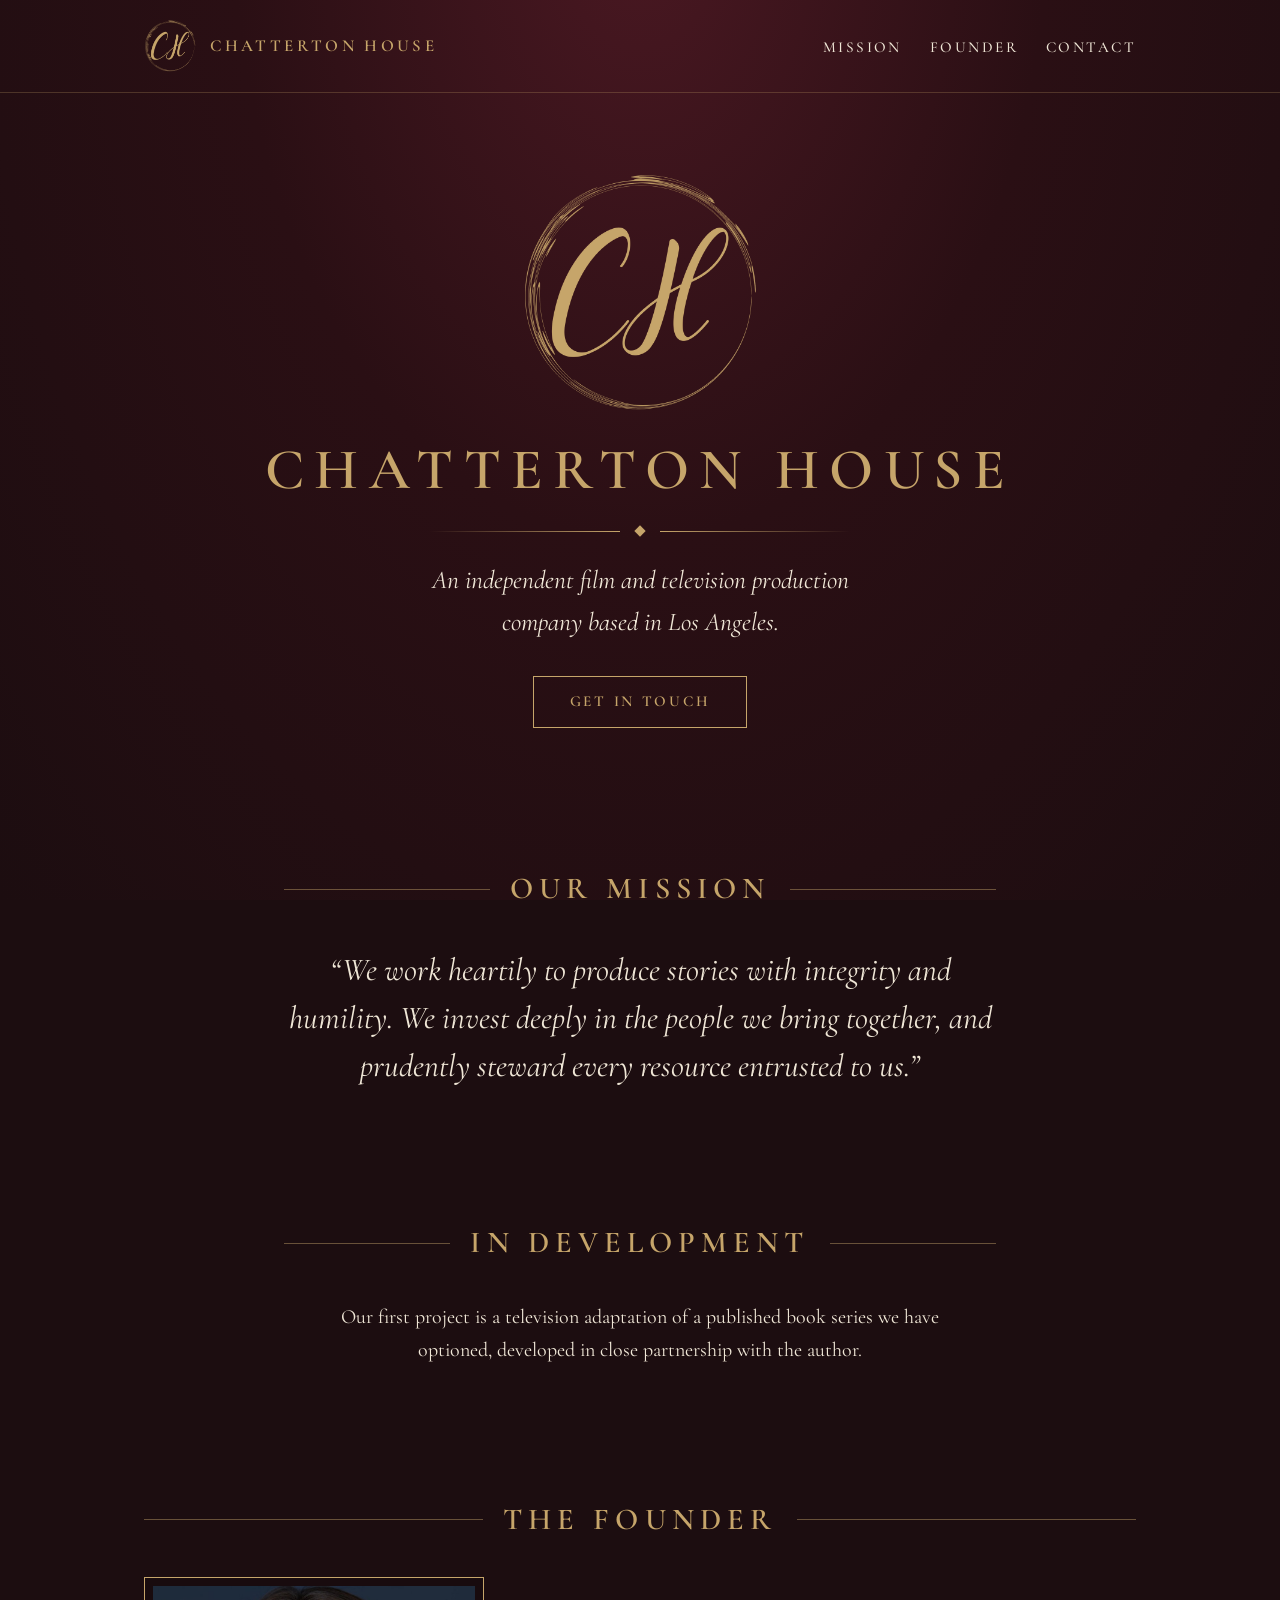
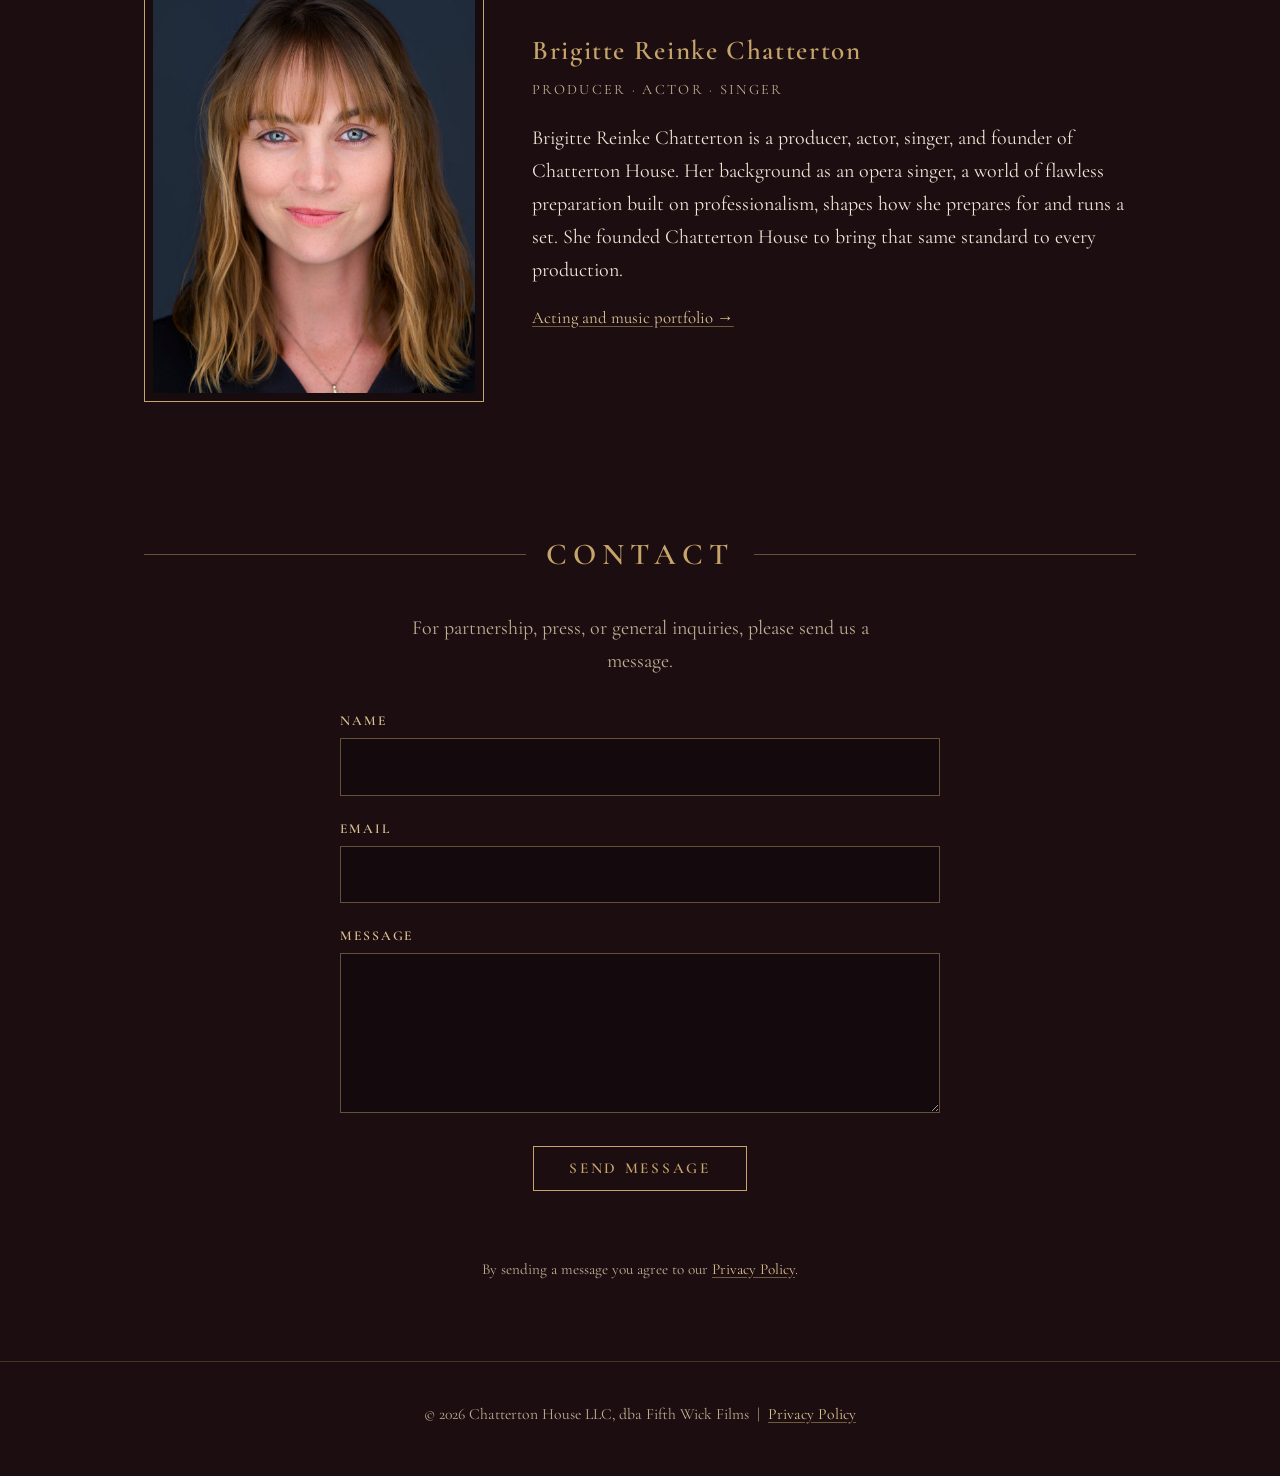
<file: index.html>
<!DOCTYPE html>
<html lang="en">
<head>
<meta charset="utf-8">
<meta name="viewport" content="width=device-width, initial-scale=1">
<title>Chatterton House | Film and Television Production, Los Angeles</title>
<meta name="description" content="Chatterton House is an independent film and television production company based in Los Angeles, developing prestige, character-driven drama from strong literary source material.">
<meta name="theme-color" content="#2a0f14">
<link rel="canonical" href="https://www.thechattertonhouse.com/">
<link rel="icon" type="image/png" sizes="48x48" href="favicon-48.png">
<link rel="icon" type="image/png" sizes="256x256" href="favicon.png">
<link rel="apple-touch-icon" href="apple-touch-icon.png">
<link rel="preload" href="fonts/cormorant-garamond-latin-600-normal.woff2" as="font" type="font/woff2" crossorigin>
<meta property="og:type" content="website">
<meta property="og:title" content="Chatterton House">
<meta property="og:description" content="An independent film and television production company based in Los Angeles.">
<meta property="og:url" content="https://www.thechattertonhouse.com/">
<meta property="og:image" content="https://www.thechattertonhouse.com/og-image.png">
<meta name="twitter:card" content="summary_large_image">
<link rel="stylesheet" href="style.css">
</head>
<body>

<header class="site-header">
  <div class="wrap">
    <a class="brand" href="#top" aria-label="Chatterton House, home">
      <img src="logo-gold.png" alt="" width="52" height="52">
      <span>Chatterton House</span>
    </a>
    <nav aria-label="Main">
      <ul>
        <li><a href="#mission">Mission</a></li>
        <li><a href="#founder">Founder</a></li>
        <li><a href="#contact">Contact</a></li>
      </ul>
    </nav>
  </div>
</header>

<main id="top">

  <div class="hero">
    <div class="wrap">
      <img class="mark" src="logo-gold.png" alt="Chatterton House monogram" width="240" height="240">
      <h1>Chatterton House</h1>
      <div class="divider" aria-hidden="true"><i></i></div>
      <p class="tagline">An independent film and television production company based in Los Angeles.</p>
      <a class="btn" href="#contact">Get in Touch</a>
    </div>
  </div>

  <section id="mission" class="mission">
    <div class="wrap narrow">
      <h2>Our Mission</h2>
      <blockquote>
        &ldquo;We work heartily to produce stories with integrity and humility. We invest deeply in the people we bring together, and prudently steward every resource entrusted to us.&rdquo;
      </blockquote>
    </div>
  </section>

  <section id="development" class="dev">
    <div class="wrap narrow">
      <h2>In Development</h2>
      <p>Our first project is a television adaptation of a published book series we have optioned, developed in close partnership with the author.</p>
    </div>
  </section>

  <section id="founder">
    <div class="wrap">
      <h2>The Founder</h2>
      <div class="founder-grid">
        <div class="photo">
          <img id="headshot" src="headshot.jpg" alt="Brigitte Reinke Chatterton, founder of Chatterton House" onerror="this.onerror=null;this.src='logo-gold.png';this.classList.add('fallback');this.alt='Chatterton House monogram';">
        </div>
        <div class="founder-copy">
          <h3>Brigitte Reinke Chatterton</h3>
          <p class="role">Producer &middot; Actor &middot; Singer</p>
          <p>Brigitte Reinke Chatterton is a producer, actor, singer, and founder of Chatterton House. Her background as an opera singer, a world of flawless preparation built on professionalism, shapes how she prepares for and runs a set. She founded Chatterton House to bring that same standard to every production.</p>
          <p class="more"><a href="https://bkreinke.wixsite.com/brigitte-rc" target="_blank" rel="noopener">Acting and music portfolio &rarr;</a></p>
        </div>
      </div>
    </div>
  </section>

  <section id="contact">
    <div class="wrap">
      <h2>Contact</h2>
      <p class="contact-intro">For partnership, press, or general inquiries, please send us a message.</p>
      <form id="contact-form" action="https://api.web3forms.com/submit" method="POST">
        <input type="hidden" name="access_key" value="22d6bbc4-542f-46f8-8fd3-f61dadf504d0">
        <div class="hp" aria-hidden="true"><label>Leave this field empty<input type="checkbox" name="botcheck" tabindex="-1" autocomplete="off"></label></div>
        <div class="field">
          <label for="name">Name</label>
          <input type="text" id="name" name="name" autocomplete="name" required>
        </div>
        <div class="field">
          <label for="email">Email</label>
          <input type="email" id="email" name="email" autocomplete="email" required>
        </div>
        <div class="field">
          <label for="message">Message</label>
          <textarea id="message" name="message" required></textarea>
        </div>
        <div class="form-actions">
          <button class="btn" type="submit">Send Message</button>
        </div>
        <div class="status" id="form-status" role="status" aria-live="polite"></div>
        <p class="fine">By sending a message you agree to our <a href="privacy.html">Privacy Policy</a>.</p>
      </form>
    </div>
  </section>

</main>

<footer class="site-footer">
  <div class="wrap">
    &copy; 2026 Chatterton House LLC, dba Fifth Wick Films &nbsp;|&nbsp; <a href="privacy.html">Privacy Policy</a>
  </div>
</footer>

<script src="script.js"></script>
</body>
</html>
</file>
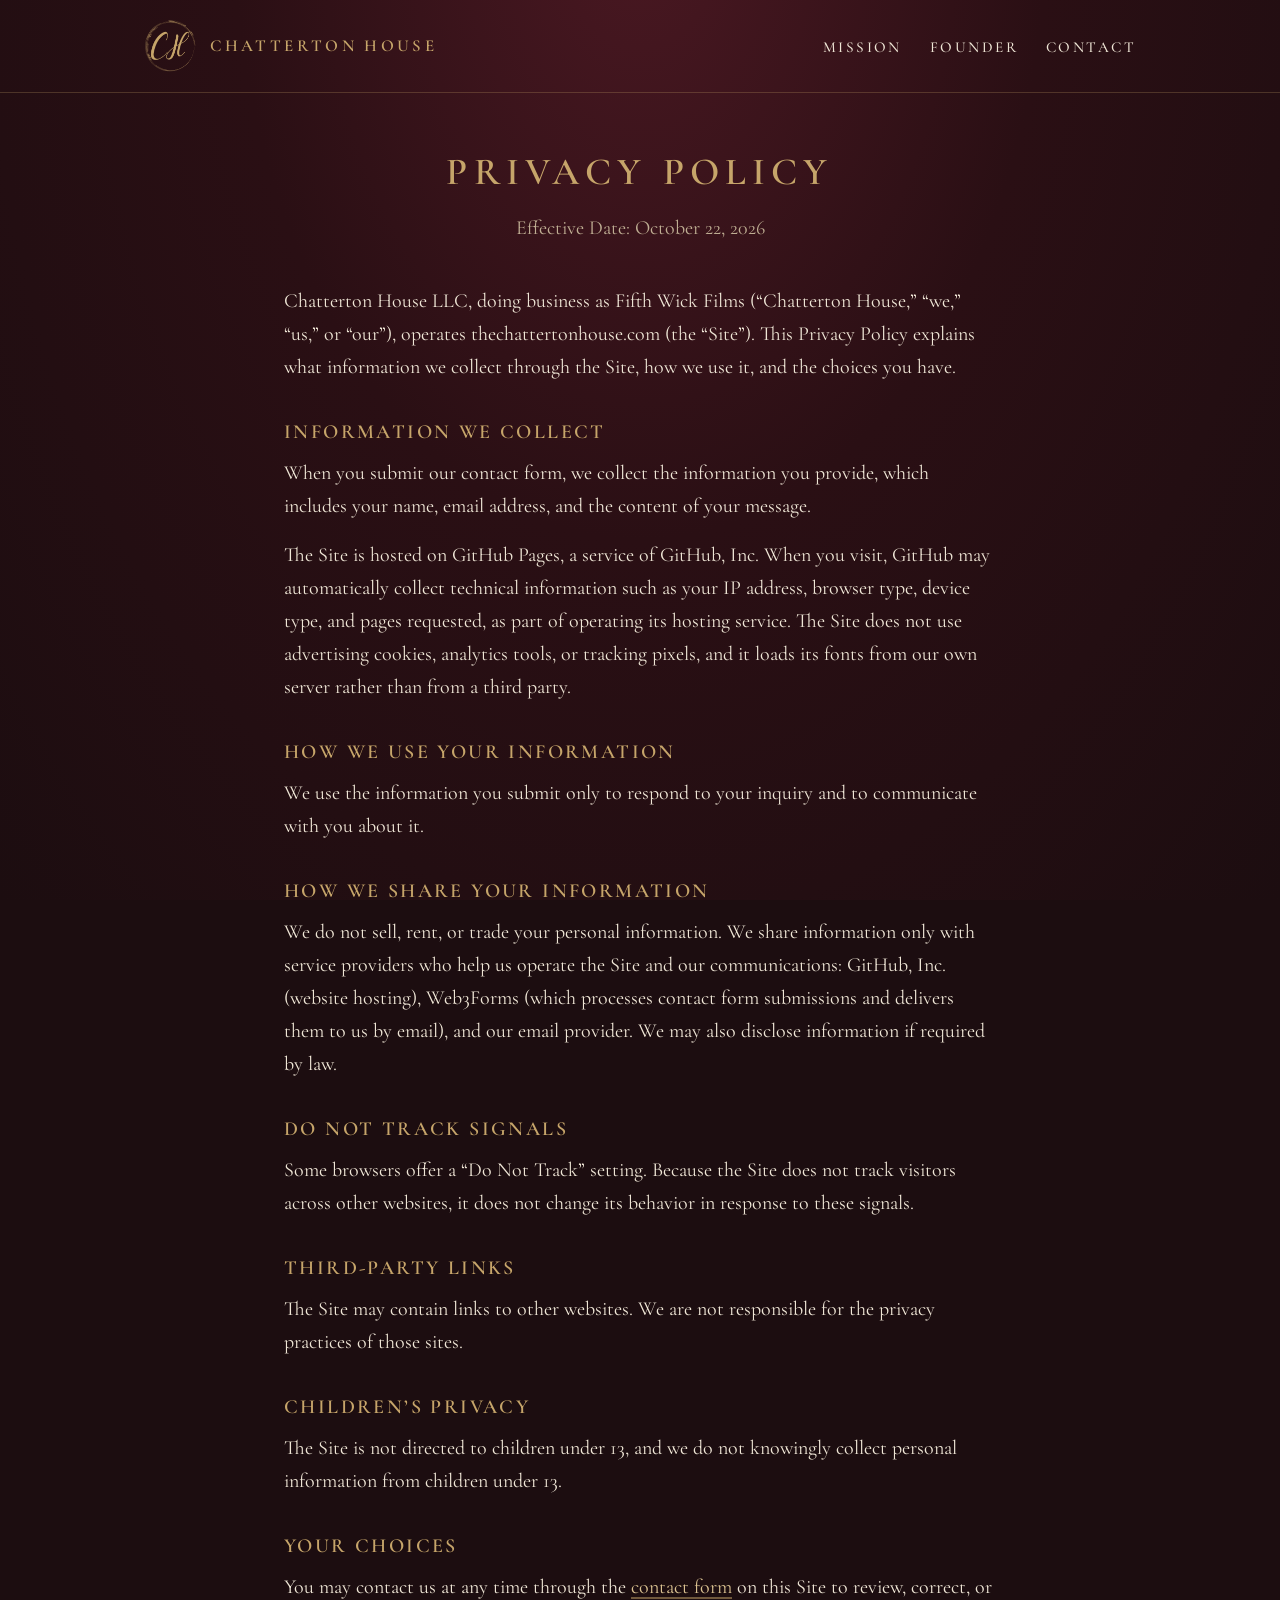
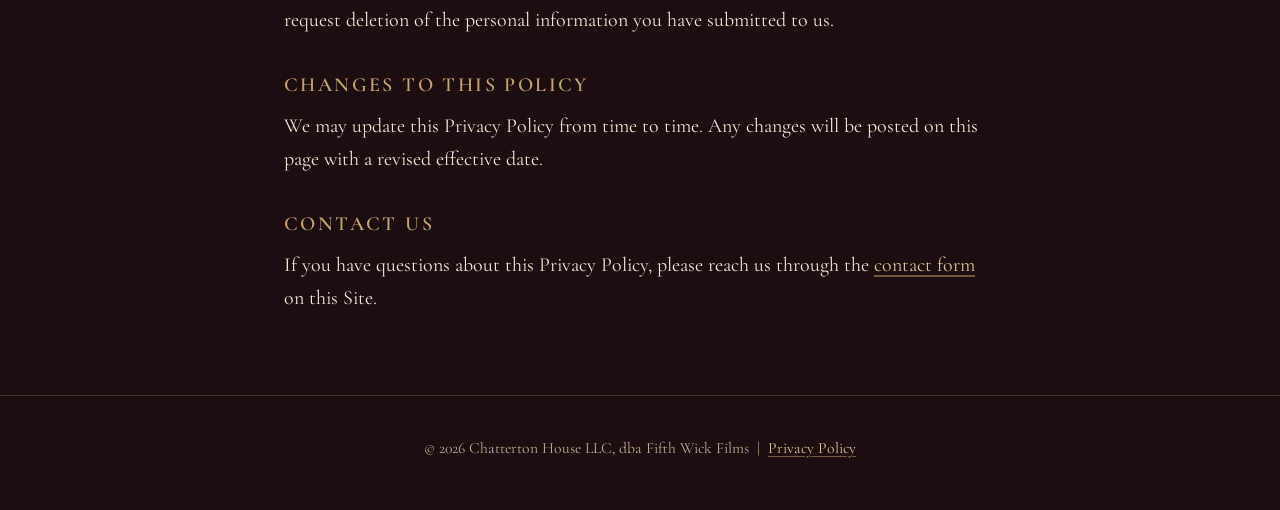
<file: privacy.html>
<!DOCTYPE html>
<html lang="en">
<head>
<meta charset="utf-8">
<meta name="viewport" content="width=device-width, initial-scale=1">
<title>Privacy Policy | Chatterton House</title>
<meta name="robots" content="noindex">
<meta name="theme-color" content="#2a0f14">
<link rel="icon" type="image/png" sizes="48x48" href="favicon-48.png">
<link rel="icon" type="image/png" sizes="256x256" href="favicon.png">
<link rel="apple-touch-icon" href="apple-touch-icon.png">
<link rel="stylesheet" href="style.css">
</head>
<body>

<header class="site-header">
  <div class="wrap">
    <a class="brand" href="index.html" aria-label="Chatterton House, home">
      <img src="logo-gold.png" alt="" width="52" height="52">
      <span>Chatterton House</span>
    </a>
    <nav aria-label="Main">
      <ul>
        <li><a href="index.html#mission">Mission</a></li>
        <li><a href="index.html#founder">Founder</a></li>
        <li><a href="index.html#contact">Contact</a></li>
      </ul>
    </nav>
  </div>
</header>

<main class="policy">
  <div class="wrap narrow">
    <h1>Privacy Policy</h1>
    <p class="eff">Effective Date: October 22, 2026</p>

    <p>Chatterton House LLC, doing business as Fifth Wick Films (&ldquo;Chatterton House,&rdquo; &ldquo;we,&rdquo; &ldquo;us,&rdquo; or &ldquo;our&rdquo;), operates thechattertonhouse.com (the &ldquo;Site&rdquo;). This Privacy Policy explains what information we collect through the Site, how we use it, and the choices you have.</p>

    <h2>Information We Collect</h2>
    <p>When you submit our contact form, we collect the information you provide, which includes your name, email address, and the content of your message.</p>
    <p>The Site is hosted on GitHub Pages, a service of GitHub, Inc. When you visit, GitHub may automatically collect technical information such as your IP address, browser type, device type, and pages requested, as part of operating its hosting service. The Site does not use advertising cookies, analytics tools, or tracking pixels, and it loads its fonts from our own server rather than from a third party.</p>

    <h2>How We Use Your Information</h2>
    <p>We use the information you submit only to respond to your inquiry and to communicate with you about it.</p>

    <h2>How We Share Your Information</h2>
    <p>We do not sell, rent, or trade your personal information. We share information only with service providers who help us operate the Site and our communications: GitHub, Inc. (website hosting), Web3Forms (which processes contact form submissions and delivers them to us by email), and our email provider. We may also disclose information if required by law.</p>

    <h2>Do Not Track Signals</h2>
    <p>Some browsers offer a &ldquo;Do Not Track&rdquo; setting. Because the Site does not track visitors across other websites, it does not change its behavior in response to these signals.</p>

    <h2>Third-Party Links</h2>
    <p>The Site may contain links to other websites. We are not responsible for the privacy practices of those sites.</p>

    <h2>Children&rsquo;s Privacy</h2>
    <p>The Site is not directed to children under 13, and we do not knowingly collect personal information from children under 13.</p>

    <h2>Your Choices</h2>
    <p>You may contact us at any time through the <a href="index.html#contact">contact form</a> on this Site to review, correct, or request deletion of the personal information you have submitted to us.</p>

    <h2>Changes to This Policy</h2>
    <p>We may update this Privacy Policy from time to time. Any changes will be posted on this page with a revised effective date.</p>

    <h2>Contact Us</h2>
    <p>If you have questions about this Privacy Policy, please reach us through the <a href="index.html#contact">contact form</a> on this Site.</p>
  </div>
</main>

<footer class="site-footer">
  <div class="wrap">
    &copy; 2026 Chatterton House LLC, dba Fifth Wick Films &nbsp;|&nbsp; <a href="privacy.html">Privacy Policy</a>
  </div>
</footer>

</body>
</html>
</file>
<file: style.css>
@font-face{font-family:"Cormorant Garamond";font-style:normal;font-weight:400;font-display:swap;src:url("fonts/cormorant-garamond-latin-400-normal.woff2") format("woff2")}
@font-face{font-family:"Cormorant Garamond";font-style:normal;font-weight:500;font-display:swap;src:url("fonts/cormorant-garamond-latin-500-normal.woff2") format("woff2")}
@font-face{font-family:"Cormorant Garamond";font-style:normal;font-weight:600;font-display:swap;src:url("fonts/cormorant-garamond-latin-600-normal.woff2") format("woff2")}
@font-face{font-family:"Cormorant Garamond";font-style:italic;font-weight:400;font-display:swap;src:url("fonts/cormorant-garamond-latin-400-italic.woff2") format("woff2")}

:root{
  --bg-deep:#1c0d10;
  --burgundy:#4a1822;
  --burgundy-dark:#2a0f14;
  --brown:#3b2418;
  --gold:#c6a56a;
  --gold-soft:#dcc392;
  --cream:#efe6d6;
  --muted:#bfae93;
  --serif:"Cormorant Garamond",Garamond,"Times New Roman",serif;
}
*{box-sizing:border-box}
html{scroll-behavior:smooth;-webkit-text-size-adjust:100%}
body{
  margin:0;
  font-family:var(--serif);
  font-size:1.25rem;
  line-height:1.65;
  color:var(--cream);
  background:var(--bg-deep);
  background-image:radial-gradient(ellipse at 50% -10%,#4a1822 0%,#2a0f14 45%,#1c0d10 100%);
  background-attachment:fixed;
  min-height:100vh;
}
a{color:var(--gold-soft);text-decoration-color:rgba(198,165,106,.5);text-underline-offset:.2em}
a:hover{color:var(--gold)}
:focus-visible{outline:2px solid var(--gold);outline-offset:3px}
.wrap{max-width:1040px;margin:0 auto;padding:0 1.5rem}
.narrow{max-width:760px}

/* header */
.site-header{padding:1.25rem 0;border-bottom:1px solid rgba(198,165,106,.25)}
.site-header .wrap{display:flex;align-items:center;justify-content:space-between;gap:1rem;flex-wrap:wrap}
.brand{display:flex;align-items:center;gap:.9rem;text-decoration:none;color:var(--gold)}
.brand img{width:52px;height:52px;display:block}
.brand span{font-weight:600;letter-spacing:.2em;font-size:1.05rem;text-transform:uppercase}
nav ul{list-style:none;display:flex;gap:1.75rem;margin:0;padding:0}
nav a{text-decoration:none;text-transform:uppercase;letter-spacing:.16em;font-size:.95rem;font-weight:500;color:var(--cream)}
nav a:hover{color:var(--gold)}

/* hero */
.hero{text-align:center;padding:5rem 0 4.5rem}
.hero .mark{width:min(240px,55vw);height:auto;display:block;margin:0 auto 1.5rem}
.hero h1{margin:0;color:var(--gold);font-weight:600;font-size:clamp(2rem,6vw,3.6rem);letter-spacing:.18em;text-transform:uppercase;line-height:1.15}
.divider{display:flex;align-items:center;justify-content:center;gap:1rem;margin:1.5rem auto;max-width:420px;color:var(--gold)}
.divider::before,.divider::after{content:"";flex:1;height:1px;background:linear-gradient(90deg,transparent,var(--gold))}
.divider::after{background:linear-gradient(270deg,transparent,var(--gold))}
.divider i{width:8px;height:8px;background:var(--gold);transform:rotate(45deg);display:block}
.tagline{font-size:clamp(1.25rem,2.6vw,1.6rem);font-style:italic;color:var(--cream);margin:0 auto 2rem;max-width:42ch}
.btn{display:inline-block;padding:.8rem 2.2rem;border:1px solid var(--gold);color:var(--gold);text-decoration:none;text-transform:uppercase;letter-spacing:.18em;font-size:.95rem;font-weight:600;background:transparent;font-family:var(--serif);cursor:pointer;transition:background .2s,color .2s}
.btn:hover{background:var(--gold);color:var(--burgundy-dark)}

/* sections */
section{padding:4rem 0}
h2{display:flex;align-items:center;gap:1.25rem;margin:0 0 2rem;color:var(--gold);font-weight:600;font-size:clamp(1.4rem,3.2vw,1.9rem);letter-spacing:.2em;text-transform:uppercase}
h2::before,h2::after{content:"";flex:1;height:1px;background:rgba(198,165,106,.45)}
.mission blockquote{margin:0;padding:0;text-align:center;font-size:clamp(1.45rem,3.2vw,2rem);line-height:1.5;font-style:italic;color:var(--cream)}
.mission p,.dev p{text-align:center;color:var(--muted);margin:0 auto;max-width:60ch}
.dev p{color:var(--cream)}

/* founder */
.founder-grid{display:grid;grid-template-columns:minmax(220px,340px) 1fr;gap:3rem;align-items:center}
.photo{aspect-ratio:4/5;border:1px solid var(--gold);padding:8px;background:rgba(0,0,0,.15)}
.photo img{width:100%;height:100%;object-fit:cover;object-position:center top;display:block}
.photo img.fallback{object-fit:contain;padding:12%;background:var(--burgundy-dark)}
.founder-copy h3{margin:0 0 .25rem;color:var(--gold);font-weight:600;font-size:1.7rem;letter-spacing:.06em}
.founder-copy .role{margin:0 0 1.25rem;text-transform:uppercase;letter-spacing:.16em;font-size:.9rem;color:var(--muted)}
.founder-copy p{margin:0 0 1.1rem}
.founder-copy .more{font-size:1.05rem}

/* contact */
.contact-intro{text-align:center;color:var(--muted);margin:0 auto 2rem;max-width:52ch}
form{max-width:600px;margin:0 auto}
label{display:block;margin:0 0 .35rem;text-transform:uppercase;letter-spacing:.14em;font-size:.85rem;color:var(--gold-soft);font-weight:600}
.field{margin-bottom:1.35rem}
input[type=text],input[type=email],textarea{width:100%;padding:.8rem 1rem;font:inherit;font-size:1.15rem;color:var(--cream);background:rgba(0,0,0,.28);border:1px solid rgba(198,165,106,.45);border-radius:0}
input::placeholder,textarea::placeholder{color:rgba(191,174,147,.6)}
input:focus,textarea:focus{outline:none;border-color:var(--gold);box-shadow:0 0 0 1px var(--gold)}
textarea{min-height:160px;resize:vertical}
.hp{position:absolute;left:-9999px;width:1px;height:1px;overflow:hidden}
.form-actions{text-align:center;margin-top:.5rem}
.status{margin-top:1.25rem;text-align:center;font-size:1.15rem;min-height:1.6em}
.status.ok{color:var(--gold-soft)}
.status.err{color:#e8a2a2}
.fine{margin-top:1rem;text-align:center;font-size:.95rem;color:var(--muted)}

/* footer */
.site-footer{padding:2.5rem 0 3rem;border-top:1px solid rgba(198,165,106,.25);text-align:center;font-size:.98rem;color:var(--muted)}
.site-footer a{color:var(--gold-soft)}

/* privacy page */
.policy{padding:3rem 0 4rem}
.policy h1{color:var(--gold);font-weight:600;letter-spacing:.16em;text-transform:uppercase;font-size:clamp(1.6rem,4vw,2.4rem);margin:0 0 .5rem;text-align:center}
.policy .eff{text-align:center;color:var(--muted);margin:0 0 2.5rem}
.policy h2{display:block;font-size:1.25rem;letter-spacing:.12em;margin:2rem 0 .5rem}
.policy h2::before,.policy h2::after{display:none}
.policy p{margin:0 0 1rem}

@media (max-width:760px){
  .founder-grid{grid-template-columns:1fr;gap:2rem}
  .photo{max-width:320px;margin:0 auto}
  nav ul{gap:1.1rem}
  .hero{padding:3.5rem 0 3rem}
  section{padding:3rem 0}
}
@media (prefers-reduced-motion:reduce){html{scroll-behavior:auto}.btn{transition:none}}
</file>
